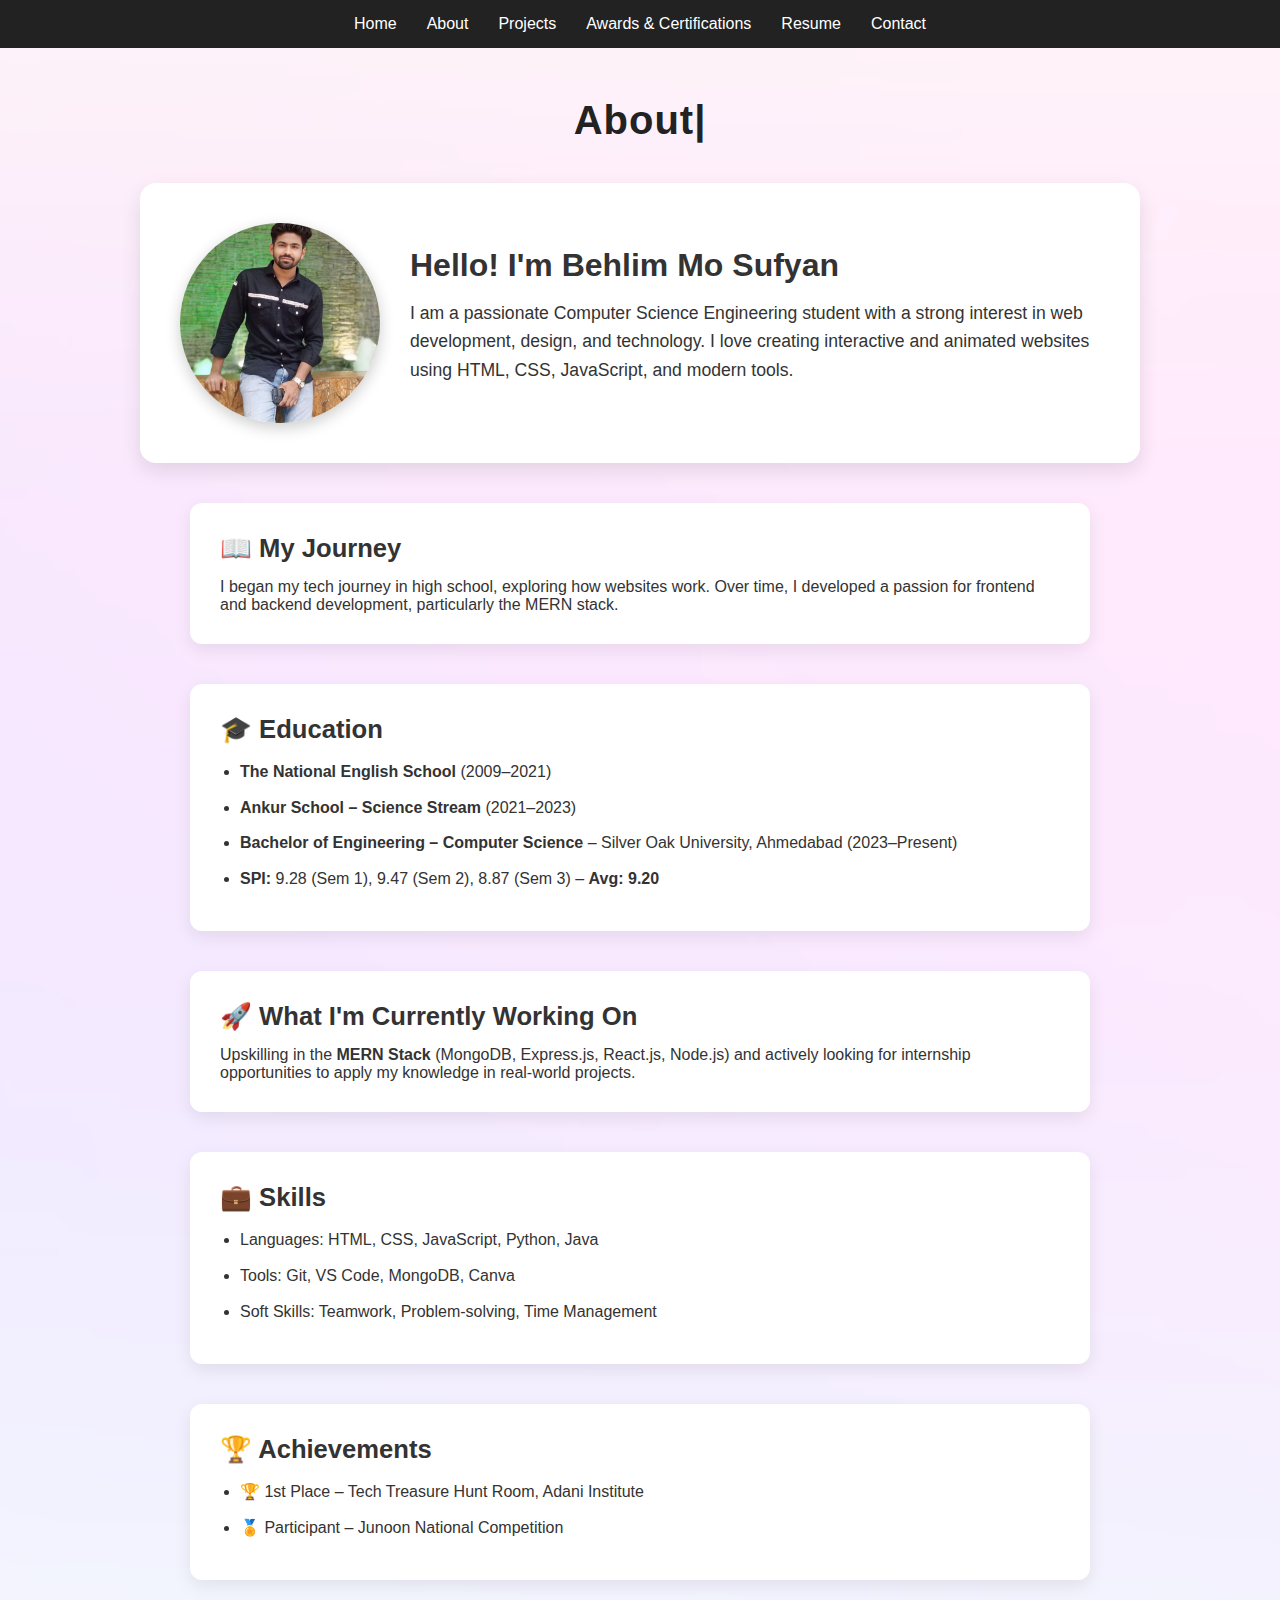
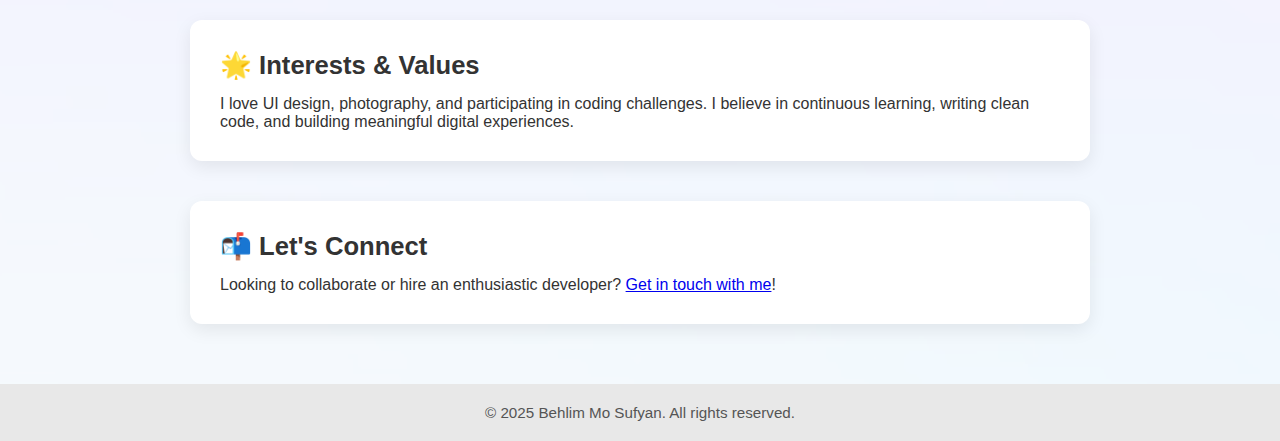
<file: index.html>
<!DOCTYPE html>
<html lang="en">
<head>
  <meta charset="UTF-8" />
  <meta name="viewport" content="width=device-width, initial-scale=1.0"/>
  <title>About Me – Behlim Mo Sufyan</title>
  <style>
    * {
      margin: 0;
      padding: 0;
      box-sizing: border-box;
      scroll-behavior: smooth;
    }

    body {
      font-family: 'Segoe UI', sans-serif;
      background-image: url(jh.png);
      background-size: cover;
      background-position: center;
      background-repeat: no-repeat;
      min-height: 100vh;
      background-color: #f4f4f4;
      color: #333;
    }

    /* Navbar */
    .navbar {
      background-color: #222;
      padding: 15px 20px;
      display: flex;
      justify-content: center;
      align-items: center;
      position: sticky;
      top: 0;
      z-index: 1000;
    }

    .nav-links {
      list-style: none;
      display: flex;
      gap: 30px;
      flex-wrap: wrap;
      justify-content: center;
    }

    .nav-links li a {
      color: white;
      text-decoration: none;
      font-weight: 500;
      font-size: 1rem;
      transition: color 0.3s;
    }

    .nav-links li a:hover {
      color: #4db8ff;
    }

    /* Header Animation */
    .header {
      text-align: center;
      font-size: 2.5rem;
      font-weight: bold;
      letter-spacing: 1px;
      margin: 50px 0 20px;
      color: #222;
    }

    .typed-text::after {
      content: '|';
      animation: blink 0.7s infinite;
    }

    @keyframes blink {
      0%, 100% { opacity: 1; }
      50% { opacity: 0; }
    }

    /* About Section */
    .about-section {
      max-width: 1000px;
      margin: 40px auto;
      background-color: white;
      border-radius: 16px;
      box-shadow: 0 8px 20px rgba(0, 0, 0, 0.1);
      padding: 40px;
      display: flex;
      flex-wrap: wrap;
      align-items: center;
      gap: 30px;
      transition: transform 0.3s ease, box-shadow 0.3s ease;
    }

    .about-section:hover {
      transform: scale(1.03);
      box-shadow: 0 12px 24px rgba(0, 0, 0, 0.15);
    }

    .about-section img {
      width: 200px;
      height: 200px;
      border-radius: 50%;
      object-fit: cover;
      box-shadow: 0 5px 15px rgba(0, 0, 0, 0.2);
      transition: transform 0.3s ease;
    }

    .about-section img:hover {
      transform: scale(1.05);
    }

    .about-text {
      flex: 1;
      min-width: 280px;
    }

    .about-text h2 {
      font-size: 2rem;
      margin-bottom: 15px;
    }

    .about-text p {
      font-size: 1.1rem;
      line-height: 1.6;
      margin-bottom: 15px;
    }

    /* General Sections */
    .section {
      max-width: 900px;
      margin: 40px auto;
      background-color: #fff;
      padding: 30px;
      border-radius: 12px;
      box-shadow: 0 6px 18px rgba(0, 0, 0, 0.08);
      transition: transform 0.3s ease, box-shadow 0.3s ease;
    }

    .section:hover {
      transform: scale(1.03);
      box-shadow: 0 12px 24px rgba(0, 0, 0, 0.15);
    }

    .section h3 {
      font-size: 1.6rem;
      margin-bottom: 15px;
    }

    .section ul {
      padding-left: 20px;
    }

    .section ul li {
      margin-bottom: 10px;
      line-height: 1.6;
    }

    .footer {
      text-align: center;
      padding: 20px;
      background-color: #e8e8e8;
      font-size: 0.95rem;
      color: #555;
      margin-top: 60px;
    }

    img {
      max-width: 100%;
      height: auto;
    }

    /* Responsive Design */
    @media (max-width: 768px) {
      .about-section,
      .section {
        flex-direction: column;
        text-align: center;
        padding: 20px;
        margin: 20px 10px;
      }

      .about-text h2 {
        font-size: 1.8rem;
      }

      .section h3 {
        font-size: 1.4rem;
      }

      .header {
        font-size: 2rem;
      }
    }

    @media (max-width: 480px) {
      body {
        font-size: 0.95rem;
      }

      .about-text h2 {
        font-size: 1.5rem;
      }

      .section h3 {
        font-size: 1.3rem;
      }

      .header {
        font-size: 1.8rem;
      }
    }
  </style>
</head>
<body>

  <!-- Navbar -->
  <header>
    <nav class="navbar">
      <ul class="nav-links">
        <li><a href="home.html">Home</a></li>
        <li><a href="index.html">About</a></li>
        <li><a href="projects.html">Projects</a></li>
        <li><a href="award-certifications.html">Awards & Certifications</a></li>
        <li><a href="resume.html">Resume</a></li>
        <li><a href="contact.html">Contact</a></li>
      </ul>
    </nav>
  </header>

  <!-- Header -->
  <div class="header"><span class="typed-text"></span></div>

  <!-- About Section -->
  <div class="about-section">
    <img src="your-photo.jpg" alt="Sufyan's Profile Photo" />
    <div class="about-text">
      <h2>Hello! I'm Behlim Mo Sufyan</h2>
      <p>I am a passionate Computer Science Engineering student with a strong interest in web development, design, and technology. I love creating interactive and animated websites using HTML, CSS, JavaScript, and modern tools.</p>
    </div>
  </div>

  <!-- Sections -->
  <div class="section">
    <h3 class="emoji">📖 My Journey</h3>
    <p>I began my tech journey in high school, exploring how websites work. Over time, I developed a passion for frontend and backend development, particularly the MERN stack.</p>
  </div>

  <div class="section">
    <h3 class="emoji">🎓 Education</h3>
    <ul>
      <li><strong>The National English School</strong> (2009–2021)</li>
      <li><strong>Ankur School – Science Stream</strong> (2021–2023)</li>
      <li><strong>Bachelor of Engineering – Computer Science</strong> – Silver Oak University, Ahmedabad (2023–Present)</li>
      <li><strong>SPI:</strong> 9.28 (Sem 1), 9.47 (Sem 2), 8.87 (Sem 3) – <strong>Avg: 9.20</strong></li>
    </ul>
  </div>

  <div class="section">
    <h3 class="emoji">🚀 What I'm Currently Working On</h3>
    <p>Upskilling in the <strong>MERN Stack</strong> (MongoDB, Express.js, React.js, Node.js) and actively looking for internship opportunities to apply my knowledge in real-world projects.</p>
  </div>

  <div class="section">
    <h3 class="emoji">💼 Skills</h3>
    <ul>
      <li>Languages: HTML, CSS, JavaScript, Python, Java</li>
      <li>Tools: Git, VS Code, MongoDB, Canva</li>
      <li>Soft Skills: Teamwork, Problem-solving, Time Management</li>
    </ul>
  </div>

  <div class="section">
    <h3 class="emoji">🏆 Achievements</h3>
    <ul>
      <li>🏆 1st Place – Tech Treasure Hunt Room, Adani Institute</li>
      <li>🏅 Participant – Junoon National Competition</li>
    </ul>
  </div>

  <div class="section">
    <h3 class="emoji">🌟 Interests & Values</h3>
    <p>I love UI design, photography, and participating in coding challenges. I believe in continuous learning, writing clean code, and building meaningful digital experiences.</p>
  </div>

  <div class="section">
    <h3 class="emoji">📬 Let's Connect</h3>
    <p>Looking to collaborate or hire an enthusiastic developer? <a href="contact.html">Get in touch with me</a>!</p>
  </div>

  <div class="footer">
    © 2025 Behlim Mo Sufyan. All rights reserved.
  </div>

  <!-- Typing Animation Script -->
  <script>
    const text = "About Me";
    const typedText = document.querySelector(".typed-text");
    let index = 0;

    function type() {
      if (index < text.length) {
        typedText.textContent += text.charAt(index);
        index++;
        setTimeout(type, 150);
      }
    }

    window.onload = type;
  </script>
</body>
</html>
</file>
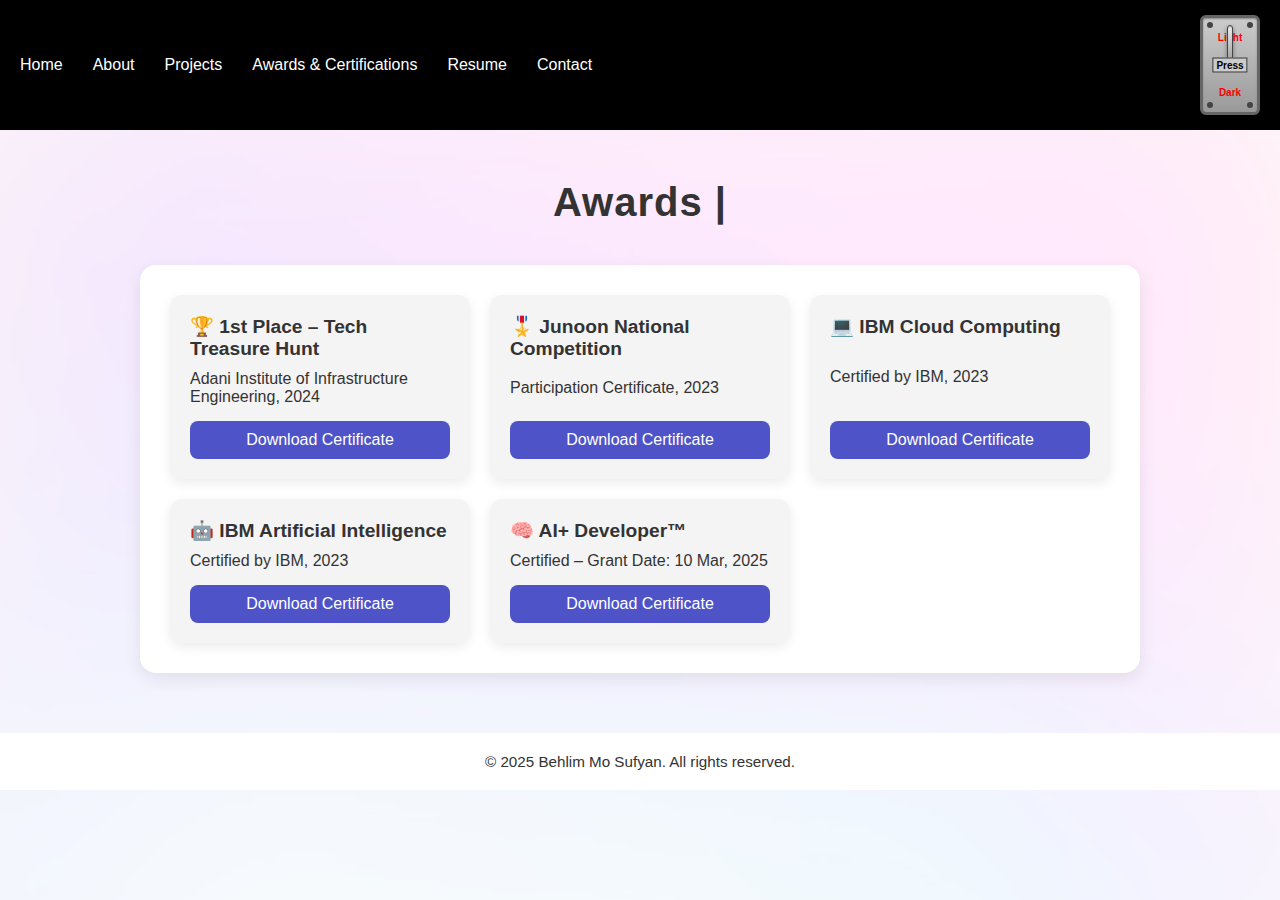
<file: award-certifications.html>
<!DOCTYPE html>
<html lang="en">
<head>
  <meta charset="UTF-8" />
  <meta name="viewport" content="width=device-width, initial-scale=1.0"/>
  <title>Awards & Certifications – Behlim Mo Sufyan</title>
  <style>
    :root {
      --bg-color: #ffffff;
      --text-color: #333333;
      --card-bg: #ffffff;
      --section-bg: #f4f4f4;
      --background-image: url('jh.png');
    }

    [data-theme="dark"] {
      --bg-color: #121212;
      --text-color: #f4f4f4;
      --card-bg: #1e1e1e;
      --section-bg: #1c1c1c;
      --background-image: none;
    }

    * {
      margin: 0;
      padding: 0;
      box-sizing: border-box;
      scroll-behavior: smooth;
    }

    body {
      font-family: 'Segoe UI', sans-serif;
      background-color: var(--bg-color);
      background-image: var(--background-image);
      background-size: cover;
      background-position: center;
      background-repeat: no-repeat;
      min-height: 100vh;
      color: var(--text-color);
      transition: background-color 0.3s ease, color 0.3s ease;
    }

    .navbar {
      background-color: #000;
      padding: 15px 20px;
      display: flex;
      justify-content: space-between;
      align-items: center;
      position: sticky;
      top: 0;
      z-index: 1000;
      flex-wrap: wrap;
    }

    .nav-links {
      list-style: none;
      display: flex;
      gap: 30px;
      flex-wrap: wrap;
      justify-content: center;
    }

    .nav-links li a {
      color: white;
      text-decoration: none;
      font-weight: 500;
      font-size: 1rem;
      transition: color 0.3s;
    }

    .nav-links li a:hover {
      color: #4db8ff;
    }

    .switch-container {
      width: 60px;
      height: 100px;
      background: linear-gradient(to bottom, #ccc, #999);
      border: 3px solid #666;
      border-radius: 6px;
      box-shadow: 0 4px 8px rgba(0,0,0,0.3), inset 0 1px 2px #888;
      position: relative;
      display: flex;
      flex-direction: column;
      align-items: center;
      justify-content: center;
      cursor: pointer;
      margin-left: 20px;
    }

    .screw {
      width: 6px;
      height: 6px;
      background: #444;
      border-radius: 50%;
      position: absolute;
    }

    .screw.tl { top: 4px; left: 4px; }
    .screw.tr { top: 4px; right: 4px; }
    .screw.bl { bottom: 4px; left: 4px; }
    .screw.br { bottom: 4px; right: 4px; }

    .label {
      color: red;
      font-weight: bold;
      font-size: 10px;
      margin: 2px;
    }

    .lever {
      width: 6px;
      height: 40px;
      background: linear-gradient(to bottom, #eee, #999);
      border: 1px solid #444;
      border-radius: 3px;
      box-shadow: inset 0 1px 1px #aaa, 0 2px 4px rgba(0,0,0,0.4);
      position: relative;
      transition: transform 0.3s ease;
    }

    .lever-up .lever { transform: translateY(-20px); }
    .lever-down .lever { transform: translateY(20px); }

    .label-center {
      position: absolute;
      left: 50%;
      top: 50%;
      transform: translate(-50%, -50%);
      color: black;
      font-weight: bold;
      background: #ccc;
      padding: 1px 3px;
      border: 1px solid #333;
      font-size: 10px;
    }

    .header {
      text-align: center;
      font-size: 2.5rem;
      font-weight: bold;
      letter-spacing: 1px;
      margin: 50px 0 20px;
    }

    .typed-text::after {
      content: '|';
      animation: blink 0.7s infinite;
    }

    @keyframes blink {
      0%, 100% { opacity: 1; }
      50% { opacity: 0; }
    }

    .section {
      max-width: 1000px;
      margin: 40px auto;
      background-color: var(--card-bg);
      padding: 30px;
      border-radius: 16px;
      box-shadow: 0 6px 18px rgba(0, 0, 0, 0.08);
      transition: transform 0.3s ease, box-shadow 0.3s ease;
    }

    .section:hover {
      transform: scale(1.03);
      box-shadow: 0 12px 24px rgba(0, 0, 0, 0.15);
    }

    .section h3 {
      font-size: 1.8rem;
      margin-bottom: 20px;
      text-align: center;
    }

    .awards-container {
      display: grid;
      gap: 20px;
      grid-template-columns: repeat(auto-fit, minmax(250px, 1fr));
    }

    .award-card {
      background-color: var(--section-bg);
      border-radius: 12px;
      padding: 20px;
      box-shadow: 0 4px 12px rgba(0,0,0,0.08);
      display: flex;
      flex-direction: column;
      justify-content: space-between;
      transition: transform 0.3s ease, box-shadow 0.3s ease;
    }

    .award-card:hover {
      transform: scale(1.03);
      box-shadow: 0 8px 16px rgba(0,0,0,0.12);
    }

    .award-card h4 {
      font-size: 1.2rem;
      margin-bottom: 10px;
    }

    .award-card p {
      font-size: 1rem;
      margin-bottom: 15px;
    }

    .award-card a {
      background-color: #4e54c8;
      color: white;
      text-align: center;
      padding: 10px 15px;
      border-radius: 8px;
      text-decoration: none;
      font-weight: 500;
      transition: background 0.3s ease;
    }

    .award-card a:hover {
      background-color: #343aeb;
    }

    .footer {
      text-align: center;
      padding: 20px;
      background-color: var(--card-bg);
      font-size: 0.95rem;
      color: var(--text-color);
      margin-top: 60px;
    }

    @media (max-width: 768px) {
      .nav-links {
        flex-direction: column;
        gap: 15px;
      }

      .header {
        font-size: 2rem;
      }
    }
  </style>
</head>
<body data-theme="light">

  <!-- Navbar -->
  <nav class="navbar">
    <ul class="nav-links">
      <li><a href="home.html">Home</a></li>
      <li><a href="index.html">About</a></li>
      <li><a href="projects.html">Projects</a></li>
      <li><a href="award-certifications.html">Awards & Certifications</a></li>
      <li><a href="resume.html">Resume</a></li>
      <li><a href="contact.html">Contact</a></li>
    </ul>
    <div class="switch-container lever-up" id="themeSwitch" onclick="toggleTheme()" title="Switch Theme">
      <div class="screw tl"></div>
      <div class="screw tr"></div>
      <div class="label">Light</div>
      <div class="lever"></div>
      <div class="label">Dark</div>
      <div class="screw bl"></div>
      <div class="screw br"></div>
      <div class="label-center">Press</div>
    </div>
  </nav>

  <!-- Header -->
  <div class="header"><span class="typed-text"></span></div>

  <!-- Awards Section -->
  <div class="section">
    <div class="awards-container">
      <div class="award-card">
        <h4>🏆 1st Place – Tech Treasure Hunt</h4>
        <p>Adani Institute of Infrastructure Engineering, 2024</p>
        <a href="Sufyan_Adani_Certificates_Combined.pdf" download>Download Certificate</a>
      </div>
      <div class="award-card">
        <h4>🎖️ Junoon National Competition</h4>
        <p>Participation Certificate, 2023</p>
        <a href="certificates/junoon-competition.pdf" download>Download Certificate</a>
      </div>
      <div class="award-card">
        <h4>💻 IBM Cloud Computing</h4>
        <p>Certified by IBM, 2023</p>
        <a href="ibm_cloud_computing.pdf" download>Download Certificate</a>
      </div>
      <div class="award-card">
        <h4>🤖 IBM Artificial Intelligence</h4>
        <p>Certified by IBM, 2023</p>
        <a href="ibm_AI.pdf" download>Download Certificate</a>
      </div>
      <div class="award-card">
        <h4>🧠 AI+ Developer™</h4>
        <p>Certified – Grant Date: 10 Mar, 2025</p>
        <a href="AICERT-Certificate.pdf" download>Download Certificate</a>
      </div>
    </div>
  </div>

  <div class="footer">
    © 2025 Behlim Mo Sufyan. All rights reserved.
  </div>

  <script>
  const text = "Awards & Certifications";
  const typedText = document.querySelector(".typed-text");
  let index = 0;

  function type() {
    if (index < text.length) {
      typedText.textContent += text.charAt(index);
      index++;
      setTimeout(type, 100);
    }
  }

  const html = document.documentElement;
  const switchBox = document.getElementById('themeSwitch');

  function setTheme(mode) {
    html.setAttribute("data-theme", mode);
    switchBox.classList.toggle("lever-down", mode === "dark");
    switchBox.classList.toggle("lever-up", mode === "light");
    localStorage.setItem("theme", mode);
  }

  window.onload = function () {
    const savedTheme = localStorage.getItem("theme") || "light";
    setTheme(savedTheme);
    type(); // start typing after theme loads
  };

  function toggleTheme() {
    const currentTheme = html.getAttribute("data-theme");
    const newTheme = currentTheme === "dark" ? "light" : "dark";
    setTheme(newTheme);
  }
</script>


</body>
</html>
</file>
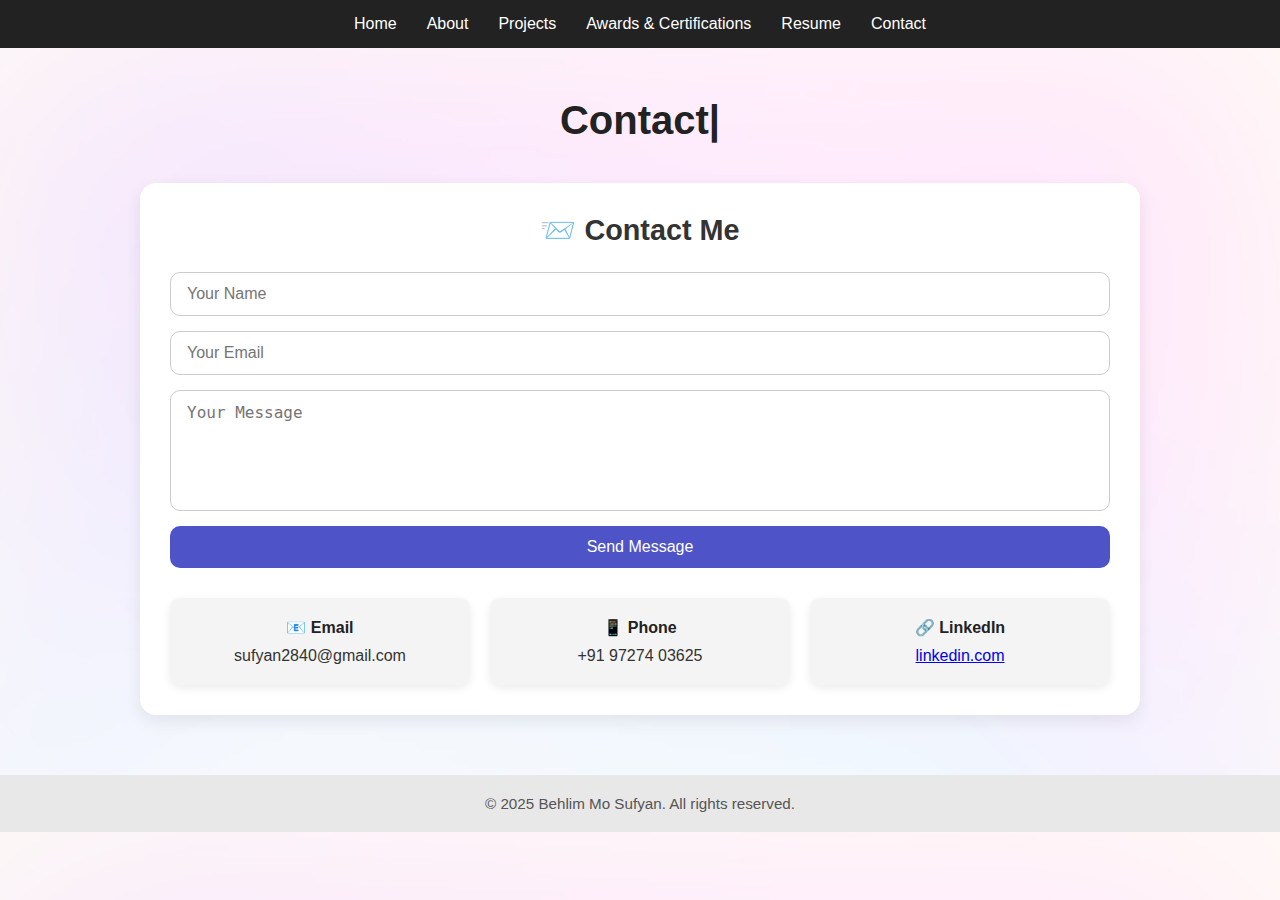
<file: contact.html>
<!DOCTYPE html>
<html lang="en">
<head>
  <meta charset="UTF-8" />
  <meta name="viewport" content="width=device-width, initial-scale=1.0"/>
  <title>Contact – Behlim Mo Sufyan</title>
  <style>
    * {
      margin: 0;
      padding: 0;
      box-sizing: border-box;
      scroll-behavior: smooth;
    }

    body {
      font-family: 'Segoe UI', sans-serif;
      background-image: url(jh.png);
      background-size: cover;
      background-position: center;
      color: #333;
    }

    .navbar {
      display: flex;
      justify-content: center;
      background-color: #222;
      padding: 15px 0;
      position: sticky;
      top: 0;
      z-index: 1000;
    }

    .nav-links {
      list-style: none;
      display: flex;
      gap: 30px;
    }

    .nav-links li a {
      color: white;
      text-decoration: none;
      font-weight: 500;
      font-size: 1rem;
      transition: color 0.3s;
    }

    .nav-links li a:hover {
      color: #4db8ff;
    }

    .header {
      text-align: center;
      font-size: 2.5rem;
      font-weight: bold;
      margin: 50px 0 20px;
      color: #222;
    }

    .typed-text::after {
      content: '|';
      animation: blink 0.7s infinite;
    }

    @keyframes blink {
      0%, 100% { opacity: 1; }
      50% { opacity: 0; }
    }

    .section {
      max-width: 1000px;
      margin: 40px auto;
      background-color: white;
      padding: 30px;
      border-radius: 16px;
      box-shadow: 0 6px 18px rgba(0, 0, 0, 0.08);
    }

    h3 {
      text-align: center;
      margin-bottom: 25px;
      font-size: 1.8rem;
    }

    form {
      display: flex;
      flex-direction: column;
      gap: 15px;
    }

    input, textarea {
      padding: 12px 16px;
      border: 1px solid #ccc;
      border-radius: 10px;
      font-size: 1rem;
      outline: none;
      resize: none;
    }

    button {
      padding: 12px;
      background-color: #4e54c8;
      color: white;
      border: none;
      border-radius: 10px;
      font-size: 1rem;
      font-weight: 500;
      cursor: pointer;
    }

    button:hover {
      background-color: #343aeb;
    }

    .info-cards {
      display: grid;
      grid-template-columns: repeat(auto-fit, minmax(240px, 1fr));
      gap: 20px;
      margin-top: 30px;
    }

    .card {
      background: #f4f4f4;
      border-radius: 10px;
      padding: 20px;
      box-shadow: 0 3px 10px rgba(0, 0, 0, 0.08);
      text-align: center;
    }

    .card h4 {
      margin-bottom: 10px;
      color: #222;
    }

    .footer {
      text-align: center;
      padding: 20px;
      background-color: #e8e8e8;
      font-size: 0.95rem;
      color: #555;
      margin-top: 60px;
    }

    .popup {
      display: none;
      position: fixed;
      top: 30%;
      left: 50%;
      transform: translate(-50%, -50%);
      background-color: white;
      border-radius: 10px;
      padding: 30px;
      box-shadow: 0 4px 20px rgba(0,0,0,0.2);
      z-index: 1001;
      text-align: center;
    }

    .popup.show {
      display: block;
    }

    .popup h4 {
      color: green;
      margin-bottom: 10px;
    }

    .popup button {
      background-color: #4e54c8;
      padding: 10px 20px;
      color: white;
      border: none;
      border-radius: 8px;
      cursor: pointer;
      margin-top: 15px;
    }

    @media (max-width: 768px) {
      .nav-links {
        flex-direction: column;
        gap: 15px;
      }
    }
  </style>
</head>
<body>

  <header>
    <nav class="navbar">
      <ul class="nav-links">
       <li><a href="home.html">Home</a></li>
      <li><a href="index.html">About</a></li>
      <li><a href="projects.html">Projects</a></li>
      <li><a href="award-certifications.html">Awards & Certifications</a></li>
      <li><a href="resume.html">Resume</a></li>
      <li><a href="contact.html">Contact</a></li>
      </ul>
    </nav>
  </header>

  <div class="header"><span class="typed-text"></span></div>

  <div class="section">
    <h3>📨 Contact Me</h3>
    <form id="contact-form">
      <input type="text" name="name" placeholder="Your Name" required />
      <input type="email" name="email" placeholder="Your Email" required />
      <textarea name="message" rows="5" placeholder="Your Message" required></textarea>
      <button type="submit">Send Message</button>
    </form>

    <div class="info-cards">
      <div class="card">
        <h4>📧 Email</h4>
        <p>sufyan2840@gmail.com</p>
      </div>
      <div class="card">
        <h4>📱 Phone</h4>
        <p>+91 97274 03625</p>
      </div>
      <div class="card">
        <h4>🔗 LinkedIn</h4>
        <p><a href="www.linkedin.com/in/mo-sufyan-behlim-1b55872ab" target="_blank">linkedin.com</a></p>
      </div>
    </div>
  </div>

  <div id="popup" class="popup">
    <h4>✅ Message Sent!</h4>
    <p>Thank you for reaching out. I’ll get back to you soon.</p>
    <button onclick="closePopup()">OK</button>
  </div>

  <div class="footer">
    © 2025 Behlim Mo Sufyan. All rights reserved.
  </div>

  <script>
    const text = "Contact Me";
    const typedText = document.querySelector(".typed-text");
    let index = 0;

    function type() {
      if (index < text.length) {
        typedText.textContent += text.charAt(index);
        index++;
        setTimeout(type, 100);
      }
    }

    window.onload = type;

    const form = document.getElementById('contact-form');
    const popup = document.getElementById('popup');

    form.addEventListener('submit', async function(e) {
      e.preventDefault();
      const formData = new FormData(form);
      const data = new URLSearchParams(formData);

      try {
        const response = await fetch('https://formspree.io/f/mgvyykjq', {
          method: 'POST',
          headers: { 'Accept': 'application/json' },
          body: data
        });

        if (response.ok) {
          form.reset();
          popup.classList.add("show");
        } else {
          alert("Something went wrong. Please try again.");
        }
      } catch (error) {
        alert("Error sending form. Check connection.");
      }
    });

    function closePopup() {
      popup.classList.remove("show");
    }
  </script>

</body>
</html>
</file>
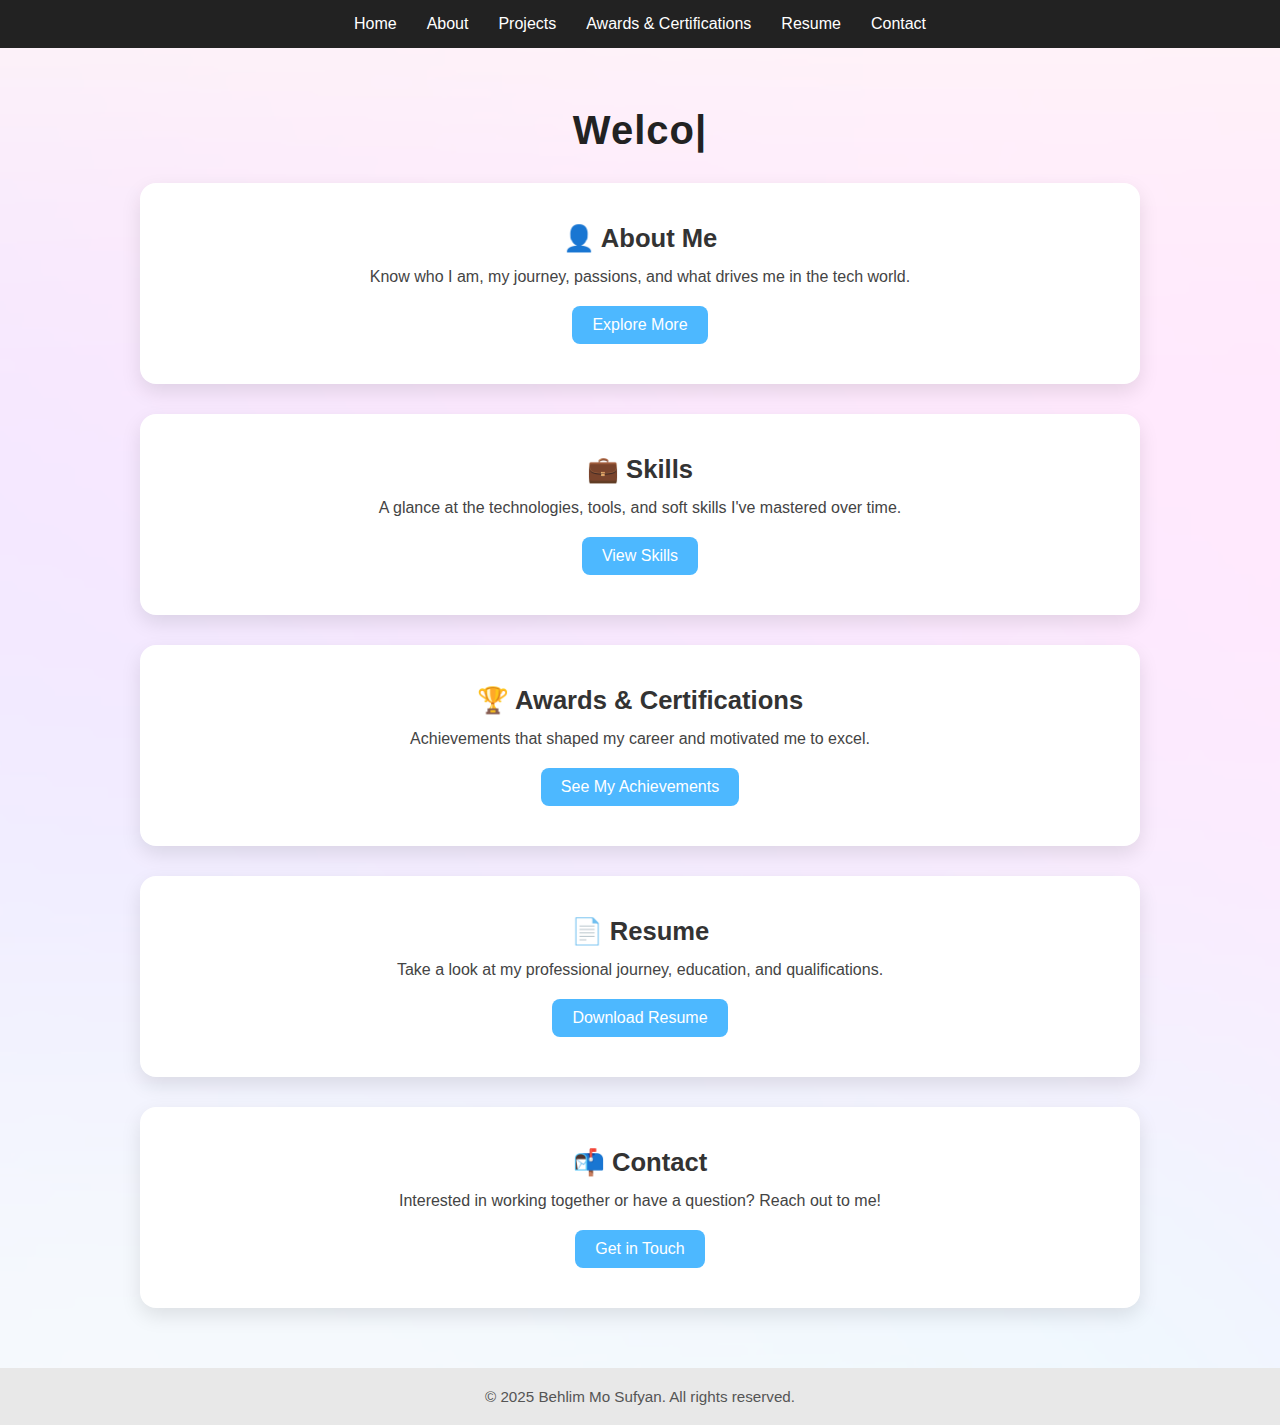
<file: home.html>
<!DOCTYPE html>
<html lang="en">
<head>
  <meta charset="UTF-8" />
  <meta name="viewport" content="width=device-width, initial-scale=1.0"/>
  <title>Home – Behlim Mo Sufyan</title>
  <style>
    * {
      margin: 0;
      padding: 0;
      box-sizing: border-box;
      scroll-behavior: smooth;
    }

    body {
      font-family: 'Segoe UI', sans-serif;
      background-image: url('jh.png');
      background-size: cover;
      background-position: center;
      color: #333;
    }

    .navbar {
      display: flex;
      justify-content: center;
      background-color: #222;
      padding: 15px 0;
      position: sticky;
      top: 0;
      z-index: 1000;
    }

    .nav-links {
      list-style: none;
      display: flex;
      gap: 30px;
    }

    .nav-links li a {
      color: white;
      text-decoration: none;
      font-weight: 500;
      font-size: 1rem;
      transition: color 0.3s;
    }

    .nav-links li a:hover {
      color: #4db8ff;
    }

    .header {
      text-align: center;
      font-size: 2.5rem;
      font-weight: bold;
      letter-spacing: 1px;
      margin: 60px 0 20px;
      color: #222;
    }

    .typed-text::after {
      content: '|';
      animation: blink 0.7s infinite;
    }

    @keyframes blink {
      0%, 100% { opacity: 1; }
      50% { opacity: 0; }
    }

    .overview-section {
      max-width: 1000px;
      margin: 30px auto;
      background-color: white;
      padding: 40px;
      border-radius: 16px;
      box-shadow: 0 8px 20px rgba(0, 0, 0, 0.1);
      text-align: center;
      transition: transform 0.3s ease, box-shadow 0.3s ease;
    }

    .overview-section:hover {
      transform: scale(1.03);
      box-shadow: 0 12px 24px rgba(0, 0, 0, 0.15);
    }

    .overview-section h2 {
      font-size: 1.6rem;
      margin-bottom: 15px;
    }

    .overview-section p {
      font-size: 1rem;
      margin-bottom: 20px;
      color: #444;
    }

    .overview-section a {
      display: inline-block;
      padding: 10px 20px;
      background-color: #4db8ff;
      color: white;
      text-decoration: none;
      border-radius: 8px;
      transition: background-color 0.3s;
    }

    .overview-section a:hover {
      background-color: #3399dd;
    }

    .footer {
      text-align: center;
      padding: 20px;
      background-color: #e8e8e8;
      font-size: 0.95rem;
      color: #555;
      margin-top: 60px;
    }

    @media (max-width: 768px) {
      .nav-links {
        flex-direction: column;
        gap: 15px;
      }

      .header {
        font-size: 2rem;
      }
    }
  </style>
</head>
<body>

  <!-- Navbar -->
  <header>
    <nav class="navbar">
      <ul class="nav-links">
     <li><a href="home.html">Home</a></li>
      <li><a href="index.html">About</a></li>
      <li><a href="projects.html">Projects</a></li>
      <li><a href="award-certifications.html">Awards & Certifications</a></li>
      <li><a href="resume.html">Resume</a></li>
      <li><a href="contact.html">Contact</a></li>
      </ul>
    </nav>
  </header>

  <!-- Typing Animation Header -->
  <div class="header"><span class="typed-text"></span></div>

  <!-- Section Previews -->
  <div class="overview-section">
    <h2>👤 About Me</h2>
    <p>Know who I am, my journey, passions, and what drives me in the tech world.</p>
    <a href="about.html">Explore More</a>
  </div>

  <div class="overview-section">
    <h2>💼 Skills</h2>
    <p>A glance at the technologies, tools, and soft skills I've mastered over time.</p>
    <a href="skills.html">View Skills</a>
  </div>

  <div class="overview-section">
    <h2>🏆 Awards & Certifications</h2>
    <p>Achievements that shaped my career and motivated me to excel.</p>
    <a href="award-certifications.html">See My Achievements</a>
  </div>

  <div class="overview-section">
    <h2>📄 Resume</h2>
    <p>Take a look at my professional journey, education, and qualifications.</p>
    <a href="resume.html"download>Download Resume</a>
  </div>

  <div class="overview-section">
    <h2>📬 Contact</h2>
    <p>Interested in working together or have a question? Reach out to me!</p>
    <a href="contact.html">Get in Touch</a>
  </div>

  <!-- Footer -->
  <div class="footer">
    © 2025 Behlim Mo Sufyan. All rights reserved.
  </div>

  <!-- Typing Animation Script -->
  <script>
    const text = "Welcome to My Portfolio";
    const typedText = document.querySelector(".typed-text");
    let index = 0;

    function type() {
      if (index < text.length) {
        typedText.textContent += text.charAt(index);
        index++;
        setTimeout(type, 150);
      }
    }

    window.onload = type;
  </script>

</body>
</html>
</file>
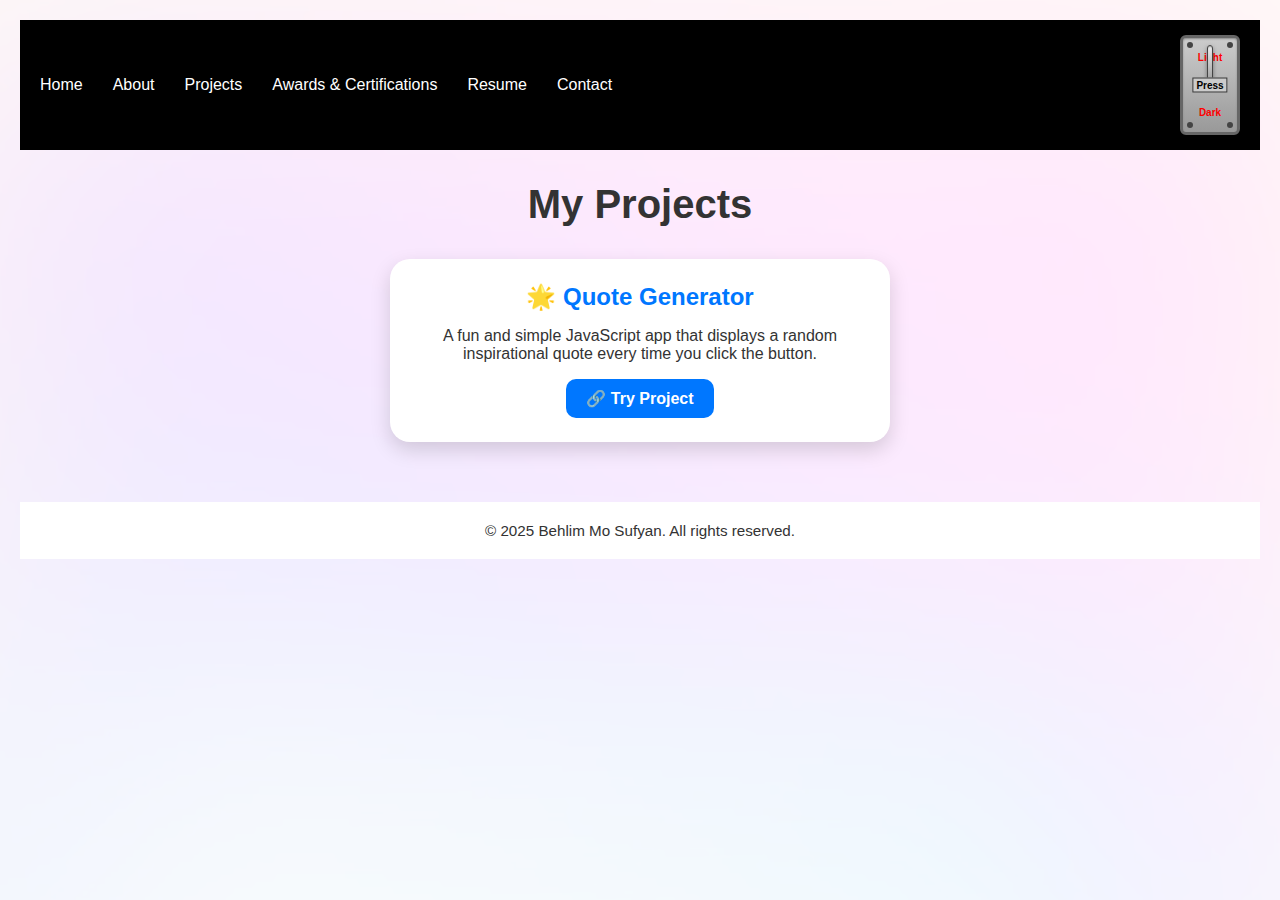
<file: projects.html>
<!DOCTYPE html>
<html lang="en">
<head>
  <meta charset="UTF-8" />
  <meta name="viewport" content="width=device-width, initial-scale=1.0"/>
  <title>Projects – Behlim Mo Sufyan</title>
  <style>
    :root {
      --bg-color: #ffffff;
      --text-color: #333333;
      --card-bg: #ffffff;
      --section-bg: #f4f4f4;
      --background-image: url('jh.png');
    }

    [data-theme="dark"] {
      --bg-color: #121212;
      --text-color: #f4f4f4;
      --card-bg: #1e1e1e;
      --section-bg: #1c1c1c;
      --background-image: none;
    }

    * {
      margin: 0;
      padding: 0;
      box-sizing: border-box;
      scroll-behavior: smooth;
    }

    body {
      font-family: 'Segoe UI', sans-serif;
      background-color: var(--bg-color);
      background-image: var(--background-image);
      background-size: cover;
      background-position: center;
      background-repeat: no-repeat;
      min-height: 100vh;
      color: var(--text-color);
      padding: 20px;
      transition: background-color 0.3s ease, color 0.3s ease;
    }

    nav.navbar {
      background-color: #000;
      padding: 15px 20px;
      display: flex;
      justify-content: space-between;
      align-items: center;
      position: sticky;
      top: 0;
      z-index: 1000;
      flex-wrap: wrap;
    }

    .nav-links {
      list-style: none;
      display: flex;
      gap: 30px;
      flex-wrap: wrap;
      justify-content: center;
    }

    .nav-links li a {
      color: white;
      text-decoration: none;
      font-weight: 500;
      font-size: 1rem;
      transition: color 0.3s;
    }

    .nav-links li a:hover {
      color: #4db8ff;
    }

    .switch-container {
      width: 60px;
      height: 100px;
      background: linear-gradient(to bottom, #ccc, #999);
      border: 3px solid #666;
      border-radius: 6px;
      box-shadow: 0 4px 8px rgba(0,0,0,0.3), inset 0 1px 2px #888;
      position: relative;
      display: flex;
      flex-direction: column;
      align-items: center;
      justify-content: center;
      cursor: pointer;
      margin-left: 20px;
    }

    .screw {
      width: 6px;
      height: 6px;
      background: #444;
      border-radius: 50%;
      position: absolute;
    }

    .screw.tl { top: 4px; left: 4px; }
    .screw.tr { top: 4px; right: 4px; }
    .screw.bl { bottom: 4px; left: 4px; }
    .screw.br { bottom: 4px; right: 4px; }

    .label {
      color: red;
      font-weight: bold;
      font-size: 10px;
      margin: 2px;
    }

    .lever {
      width: 6px;
      height: 40px;
      background: linear-gradient(to bottom, #eee, #999);
      border: 1px solid #444;
      border-radius: 3px;
      box-shadow: inset 0 1px 1px #aaa, 0 2px 4px rgba(0,0,0,0.4);
      position: relative;
      transition: transform 0.3s ease;
    }

    .lever-up .lever { transform: translateY(-20px); }
    .lever-down .lever { transform: translateY(20px); }

    .label-center {
      position: absolute;
      left: 50%;
      top: 50%;
      transform: translate(-50%, -50%);
      color: black;
      font-weight: bold;
      background: #ccc;
      padding: 1px 3px;
      border: 1px solid #333;
      font-size: 10px;
    }

    h1 {
      text-align: center;
      margin: 2rem 0;
      color: var(--text-color);
      font-size: 2.5rem;
    }

    .project-card {
      background: var(--card-bg);
      border-radius: 20px;
      padding: 1.5rem;
      margin: 1.5rem auto;
      box-shadow: 0 8px 20px rgba(0, 0, 0, 0.15);
      text-align: center;
      max-width: 500px;
      transition: transform 0.3s ease, box-shadow 0.3s ease;
    }

    .project-card:hover {
      transform: scale(1.03);
      box-shadow: 0 12px 25px rgba(0, 0, 0, 0.25);
    }

    .project-card h2 {
      font-size: 1.5rem;
      color: #0077ff;
    }

    .project-card p {
      color: var(--text-color);
      margin: 1rem 0;
    }

    .project-btn {
      display: inline-block;
      padding: 10px 20px;
      background-color: #0077ff;
      color: white;
      text-decoration: none;
      border-radius: 10px;
      font-weight: bold;
      transition: background-color 0.3s ease;
    }

    .project-btn:hover {
      background-color: #0055cc;
    }

    .footer {
      text-align: center;
      padding: 20px;
      background-color: var(--card-bg);
      font-size: 0.95rem;
      color: var(--text-color);
      margin-top: 60px;
    }

    @media (max-width: 768px) {
      .nav-links {
        flex-direction: column;
        gap: 15px;
      }

      h1 {
        font-size: 2rem;
      }
    }
  </style>
</head>
<body data-theme="light">

  <nav class="navbar">
    <ul class="nav-links">
      <li><a href="home.html">Home</a></li>
      <li><a href="index.html">About</a></li>
      <li><a href="projects.html">Projects</a></li>
      <li><a href="award-certifications.html">Awards & Certifications</a></li>
      <li><a href="resume.html">Resume</a></li>
      <li><a href="contact.html">Contact</a></li>
    </ul>
    <div class="switch-container lever-up" id="themeSwitch" onclick="toggleTheme()" title="Switch Theme">
      <div class="screw tl"></div>
      <div class="screw tr"></div>
      <div class="label">Light</div>
      <div class="lever"></div>
      <div class="label">Dark</div>
      <div class="screw bl"></div>
      <div class="screw br"></div>
      <div class="label-center">Press</div>
    </div>
  </nav>

  <h1>My Projects</h1>

  <section class="project-card">
    <h2>🌟 Quote Generator</h2>
    <p>A fun and simple JavaScript app that displays a random inspirational quote every time you click the button.</p>
    <a href="projects/quote-generator.html" target="_blank" class="project-btn">🔗 Try Project</a>
  </section>

  <div class="footer">
    © 2025 Behlim Mo Sufyan. All rights reserved.
  </div>

  <script>
    const html = document.documentElement;
    const switchBox = document.getElementById('themeSwitch');
    let isDark = false;

    function toggleTheme() {
      isDark = !isDark;
      html.setAttribute("data-theme", isDark ? "dark" : "light");
      switchBox.classList.toggle("lever-down", isDark);
      switchBox.classList.toggle("lever-up", !isDark);
    }
  </script>
</body>
</html>
</file>
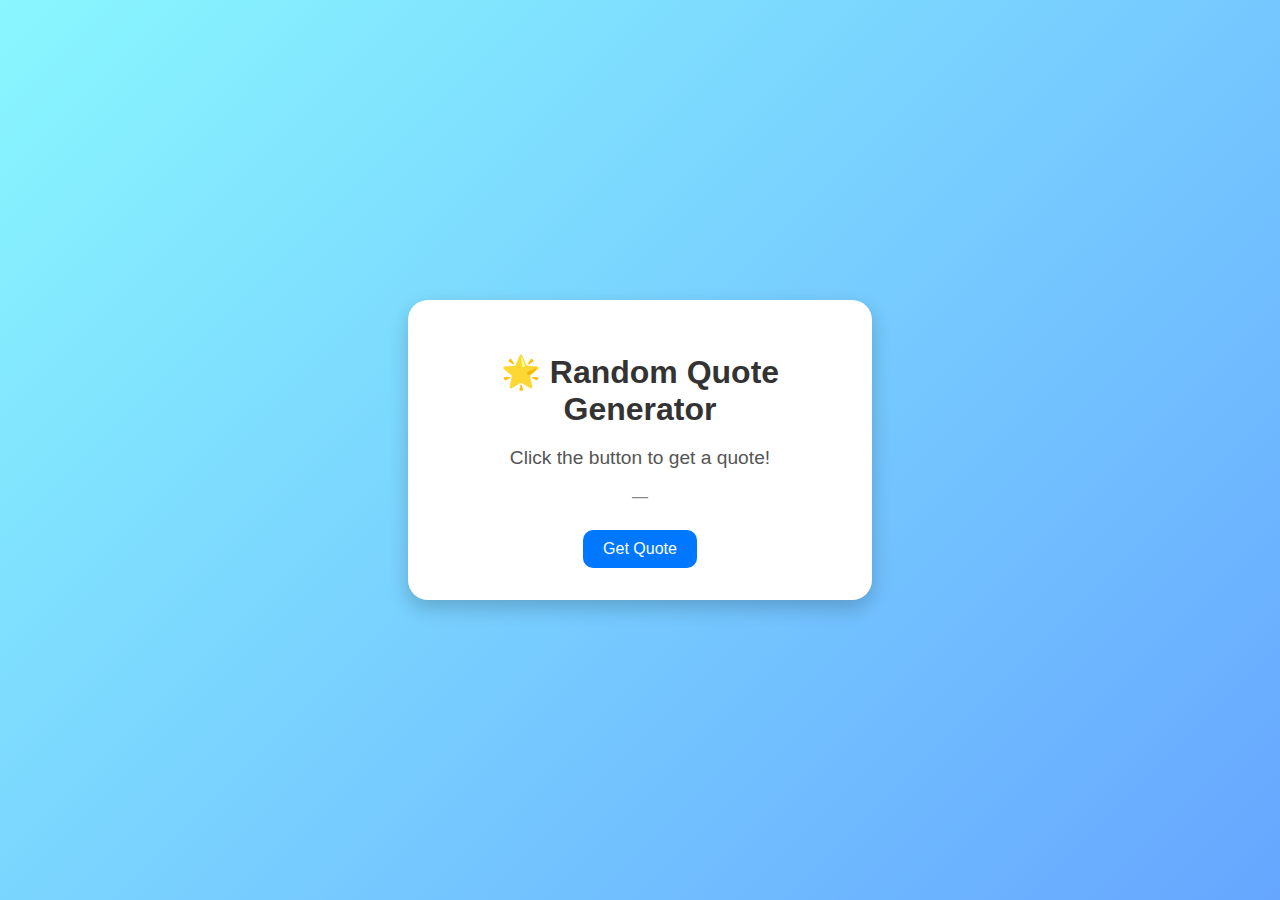
<file: quote-generator.html>
<!DOCTYPE html>
<html lang="en">
<head>
  <meta charset="UTF-8" />
  <meta name="viewport" content="width=device-width, initial-scale=1.0"/>
  <title>Quote Generator</title>
  <link rel="stylesheet" href="stylequote.css" />
</head>
<body>
  <div class="container">
    <h1>🌟 Random Quote Generator</h1>
    <div class="quote-box">
      <p id="quote">Click the button to get a quote!</p>
      <span id="author">—</span>
    </div>
    <button onclick="getQuote()">Get Quote</button>
  </div>

  <script src="scriptquote.js"></script>
</body>
</html>
</file>
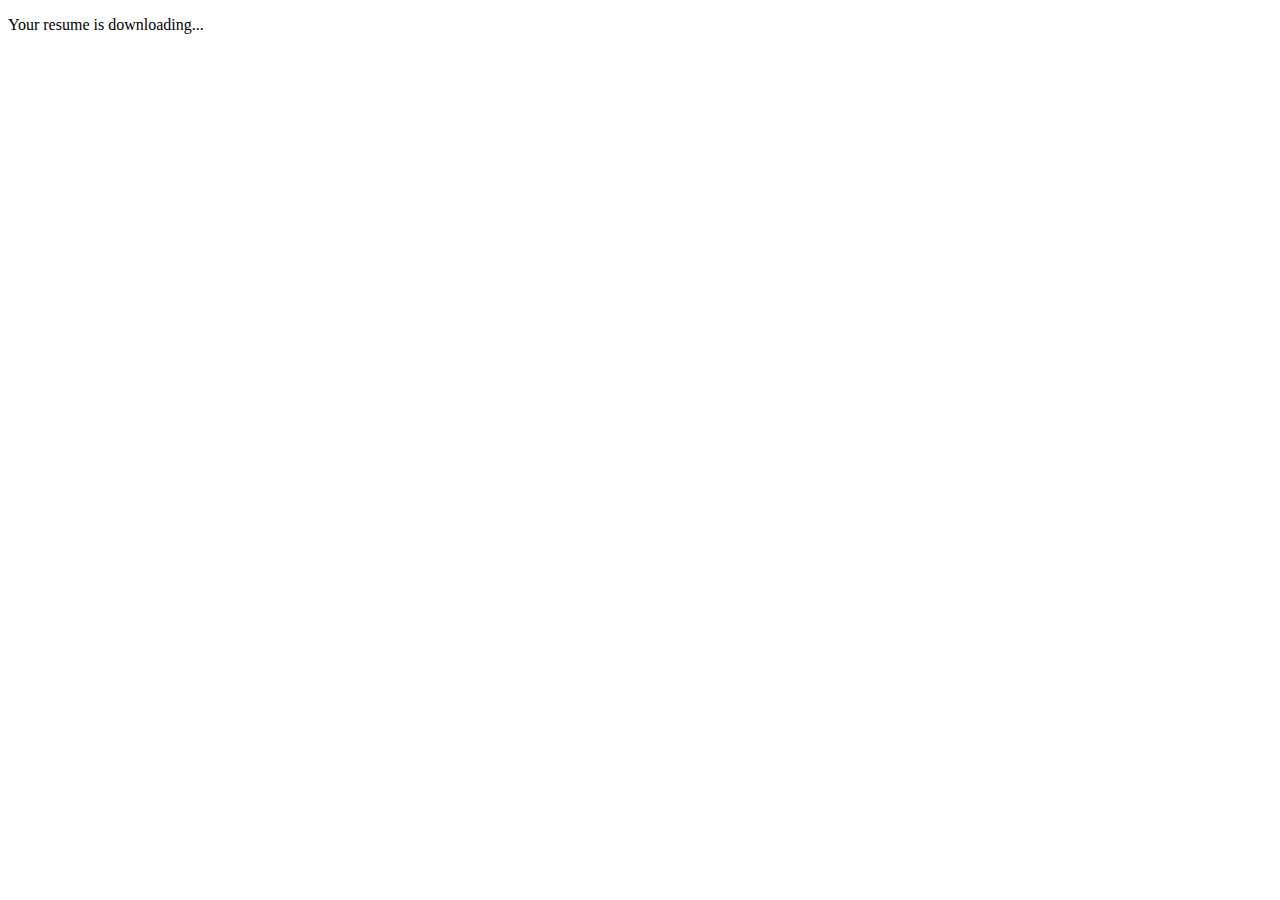
<file: resume.html>
<!DOCTYPE html>
<html lang="en">
<head>
  <meta charset="UTF-8" />
  <title>Resume Download – Behlim Mo Sufyan</title>
  <script>
    window.onload = function () {
      const link = document.createElement('a');
      link.href = 'BEHLIM SUFYAN Resume.pdf'; 
      link.download = 'sufyan_resume.pdf';
      document.body.appendChild(link);
      link.click();
      document.body.removeChild(link);
    };
  </script>
</head>
<body>
  <p>Your resume is downloading...</p>
</body>
</html>
</file>
<file: stylequote.css>
body {
  font-family: 'Segoe UI', sans-serif;
  background: linear-gradient(135deg, #89f7fe, #66a6ff);
  height: 100vh;
  margin: 0;
  display: flex;
  justify-content: center;
  align-items: center;
}

.container {
  background: #fff;
  padding: 2rem;
  border-radius: 20px;
  text-align: center;
  box-shadow: 0 8px 20px rgba(0, 0, 0, 0.2);
  max-width: 400px;
}

h1 {
  margin-bottom: 1rem;
  color: #333;
}

.quote-box {
  margin-bottom: 1.5rem;
}

#quote {
  font-size: 1.2rem;
  color: #555;
}

#author {
  display: block;
  margin-top: 0.5rem;
  color: #888;
  font-style: italic;
}

button {
  padding: 10px 20px;
  border: none;
  background-color: #0077ff;
  color: white;
  border-radius: 10px;
  font-size: 1rem;
  cursor: pointer;
  transition: background 0.3s ease;
}

button:hover {
  background-color: #0055cc;
}
</file>
